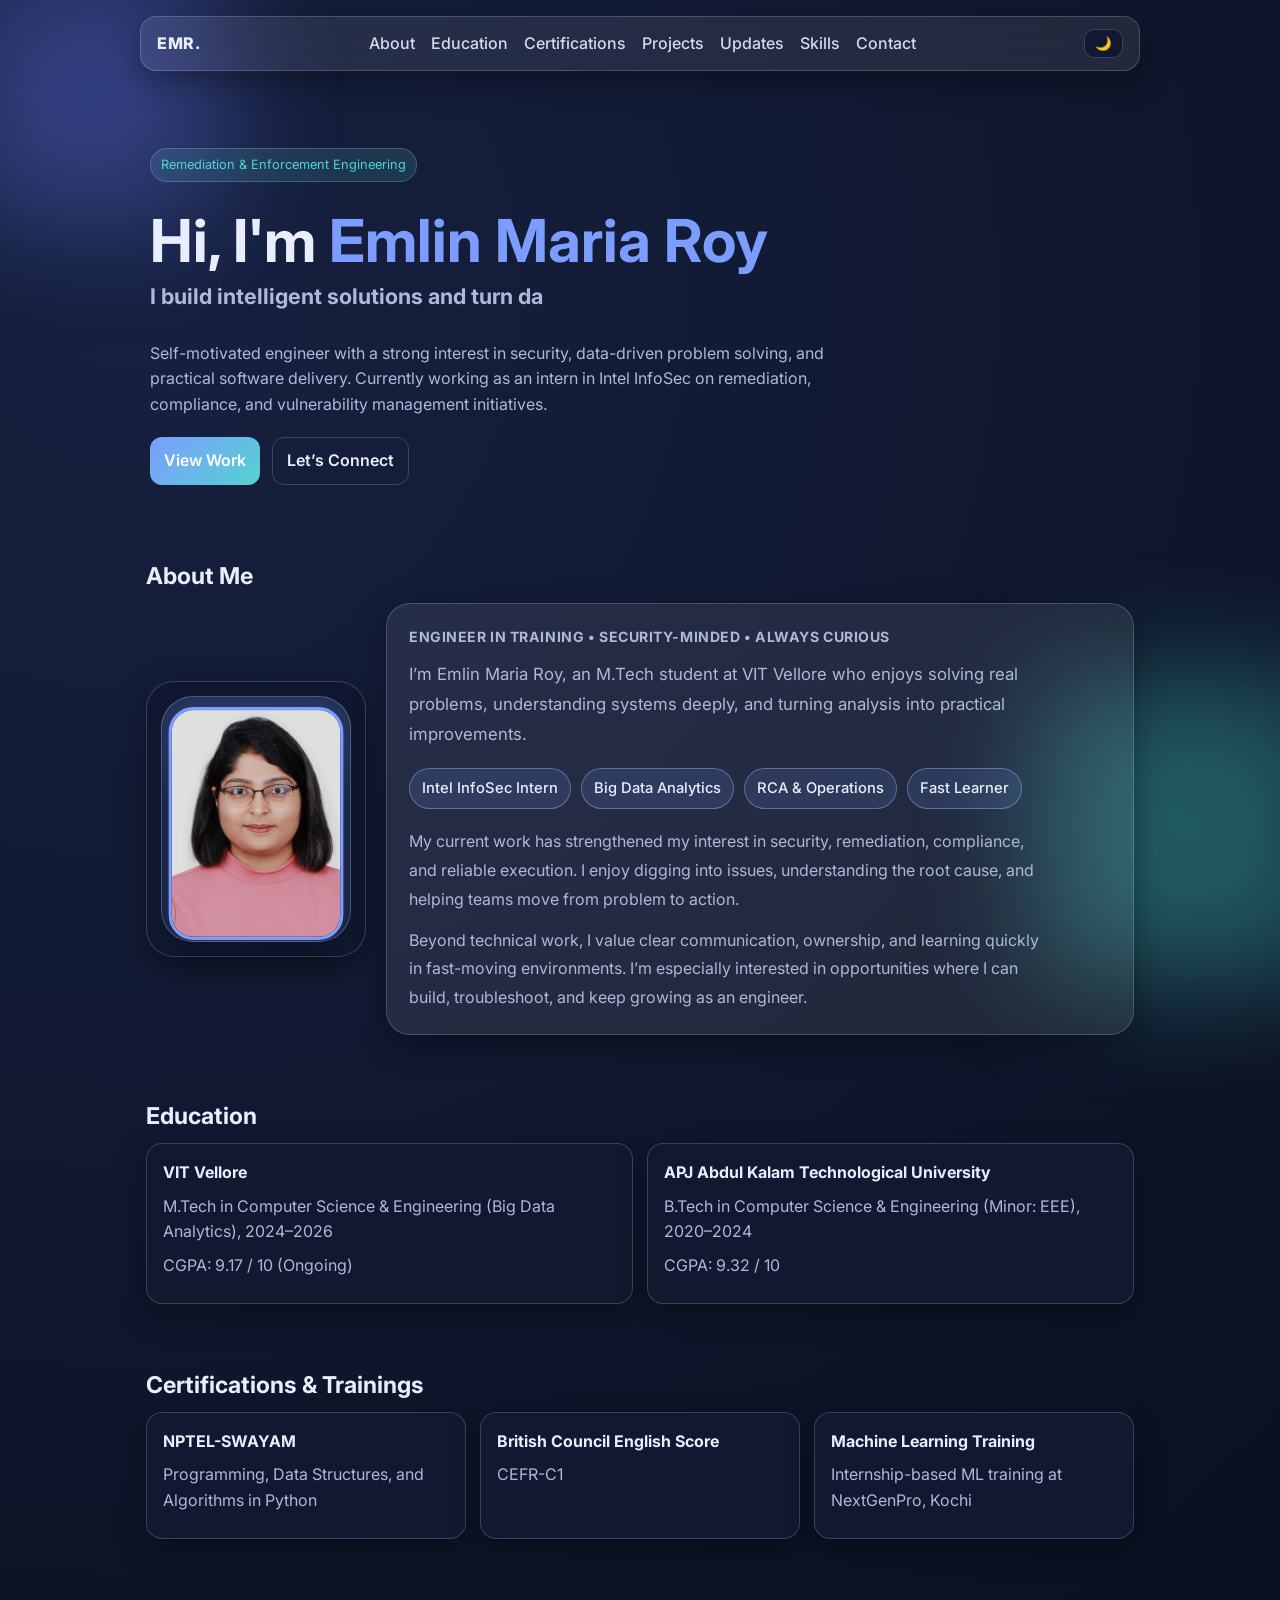
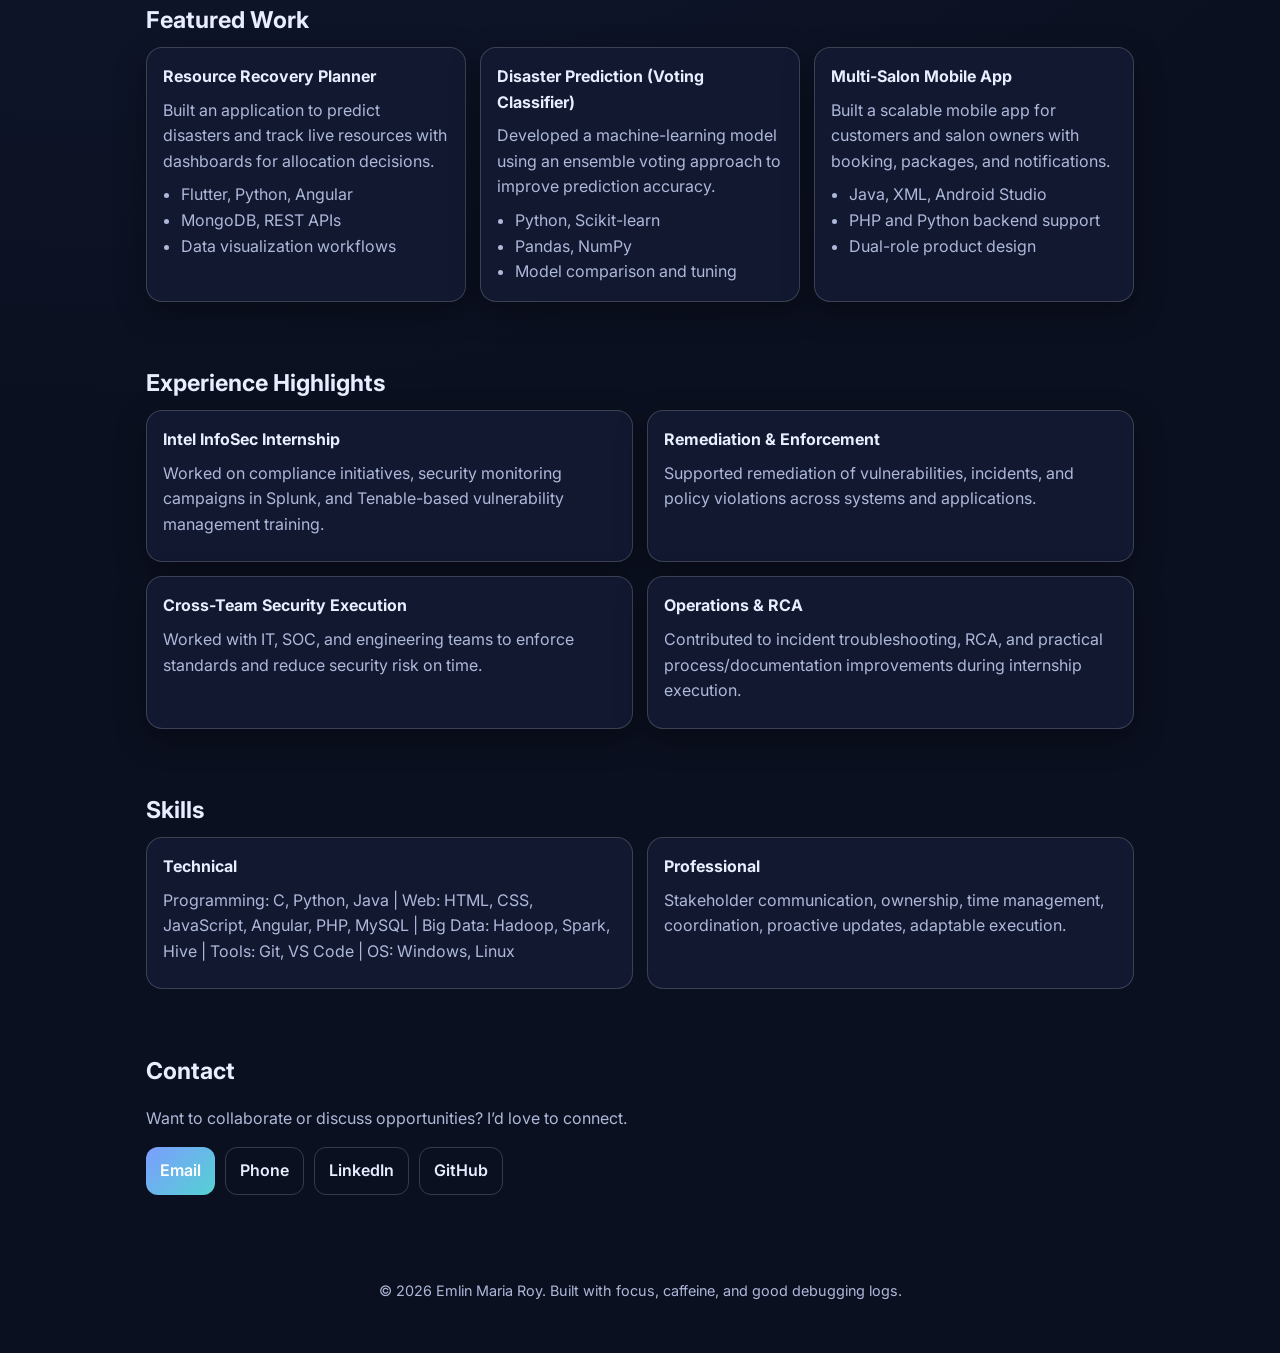
<file: index.html>
<!doctype html>
<html lang="en">
<head>
  <meta charset="UTF-8" />
  <meta name="viewport" content="width=device-width, initial-scale=1.0" />
  <title>Emlin Maria Roy | Portfolio</title>
  <meta name="description" content="Portfolio of Emlin Maria Roy — Remediation and Enforcement Engineer Intern focused on troubleshooting, RCA, and UI improvements." />
  <link rel="preconnect" href="https://fonts.googleapis.com">
  <link rel="preconnect" href="https://fonts.gstatic.com" crossorigin>
  <link href="https://fonts.googleapis.com/css2?family=Inter:wght@400;500;600;700;800&display=swap" rel="stylesheet">
  <link rel="stylesheet" href="styles.css" />
</head>
<body>
  <div class="bg-orb orb-1"></div>
  <div class="bg-orb orb-2"></div>

  <header class="nav glass">
    <div class="brand">EMR.</div>
    <nav>
      <a href="#about">About</a>
      <a href="#education">Education</a>
      <a href="#certifications">Certifications</a>
      <a href="#projects">Projects</a>
      <a href="#updates">Updates</a>
      <a href="#skills">Skills</a>
      <a href="#contact">Contact</a>
    </nav>
    <button id="themeToggle" aria-label="Toggle theme">🌙</button>
  </header>

  <main>
    <section class="hero reveal">
      <div class="hero-layout">
        <div class="hero-copy">
          <p class="tag">Remediation & Enforcement Engineering</p>
          <h1>Hi, I'm <span class="accent">Emlin Maria Roy</span></h1>
          <h2 id="typing">I solve problems, run RCA, and ship practical improvements.</h2>
          <p class="subtext">
            Self-motivated engineer with a strong interest in security, data-driven problem solving,
            and practical software delivery. Currently working as an intern in Intel InfoSec on
            remediation, compliance, and vulnerability management initiatives.
          </p>
          <div class="hero-actions">
            <a class="btn primary" href="#projects">View Work</a>
            <a class="btn ghost" href="#contact">Let’s Connect</a>
          </div>
        </div>
        <div class="hero-visual hero-visual-main" aria-hidden="true">
          <figure class="profile-frame glass">
            <img src="profile.jpeg" alt="Emlin Maria Roy" class="profile-photo">
          </figure>
        </div>
      </div>
    </section>

    <section id="about" class="section reveal">
      <h3>About Me</h3>
      <div class="about-layout">
        <div class="about-photo-card glass">
          <figure class="profile-frame profile-frame-about">
            <img src="profile.jpeg" alt="Emlin Maria Roy" class="profile-photo about-photo">
          </figure>
        </div>
        <div class="about-copy glass about-panel">
          <p class="about-kicker">Engineer in training • Security-minded • Always curious</p>
          <p class="about-lead">
            I’m Emlin Maria Roy, an M.Tech student at VIT Vellore who enjoys solving real problems,
            understanding systems deeply, and turning analysis into practical improvements.
          </p>
          <div class="about-highlights" aria-label="About highlights">
            <span>Intel InfoSec Intern</span>
            <span>Big Data Analytics</span>
            <span>RCA & Operations</span>
            <span>Fast Learner</span>
          </div>
          <div class="about-text">
            <p>
              My current work has strengthened my interest in security, remediation, compliance,
              and reliable execution. I enjoy digging into issues, understanding the root cause,
              and helping teams move from problem to action.
            </p>
            <p>
              Beyond technical work, I value clear communication, ownership, and learning quickly in
              fast-moving environments. I’m especially interested in opportunities where I can build,
              troubleshoot, and keep growing as an engineer.
            </p>
          </div>
        </div>
      </div>
    </section>

    <section id="education" class="section reveal">
      <h3>Education</h3>
      <div class="grid cards-2">
        <article class="card glass">
          <h4>VIT Vellore</h4>
          <p>M.Tech in Computer Science & Engineering (Big Data Analytics), 2024–2026</p>
          <p>CGPA: 9.17 / 10 (Ongoing)</p>
        </article>
        <article class="card glass">
          <h4>APJ Abdul Kalam Technological University</h4>
          <p>B.Tech in Computer Science & Engineering (Minor: EEE), 2020–2024</p>
          <p>CGPA: 9.32 / 10</p>
        </article>
      </div>
    </section>

    <section id="certifications" class="section reveal">
      <h3>Certifications & Trainings</h3>
      <div class="grid cards-3">
        <article class="card glass">
          <h4>NPTEL-SWAYAM</h4>
          <p>Programming, Data Structures, and Algorithms in Python</p>
        </article>
        <article class="card glass">
          <h4>British Council English Score</h4>
          <p>CEFR-C1</p>
        </article>
        <article class="card glass">
          <h4>Machine Learning Training</h4>
          <p>Internship-based ML training at NextGenPro, Kochi</p>
        </article>
      </div>
    </section>

    <section id="projects" class="section reveal">
      <h3>Featured Work</h3>
      <div class="grid cards-3">
        <article class="card glass">
          <h4>Resource Recovery Planner</h4>
          <p>Built an application to predict disasters and track live resources with dashboards for allocation decisions.</p>
          <ul>
            <li>Flutter, Python, Angular</li>
            <li>MongoDB, REST APIs</li>
            <li>Data visualization workflows</li>
          </ul>
        </article>
        <article class="card glass">
          <h4>Disaster Prediction (Voting Classifier)</h4>
          <p>Developed a machine-learning model using an ensemble voting approach to improve prediction accuracy.</p>
          <ul>
            <li>Python, Scikit-learn</li>
            <li>Pandas, NumPy</li>
            <li>Model comparison and tuning</li>
          </ul>
        </article>
        <article class="card glass">
          <h4>Multi-Salon Mobile App</h4>
          <p>Built a scalable mobile app for customers and salon owners with booking, packages, and notifications.</p>
          <ul>
            <li>Java, XML, Android Studio</li>
            <li>PHP and Python backend support</li>
            <li>Dual-role product design</li>
          </ul>
        </article>
      </div>
    </section>

    <section id="updates" class="section reveal">
      <h3>Experience Highlights</h3>
      <div class="grid cards-2">
        <article class="card glass">
          <h4>Intel InfoSec Internship</h4>
          <p>Worked on compliance initiatives, security monitoring campaigns in Splunk, and Tenable-based vulnerability management training.</p>
        </article>
        <article class="card glass">
          <h4>Remediation & Enforcement</h4>
          <p>Supported remediation of vulnerabilities, incidents, and policy violations across systems and applications.</p>
        </article>
        <article class="card glass">
          <h4>Cross-Team Security Execution</h4>
          <p>Worked with IT, SOC, and engineering teams to enforce standards and reduce security risk on time.</p>
        </article>
        <article class="card glass">
          <h4>Operations & RCA</h4>
          <p>Contributed to incident troubleshooting, RCA, and practical process/documentation improvements during internship execution.</p>
        </article>
      </div>
    </section>

    <section id="skills" class="section reveal">
      <h3>Skills</h3>
      <div class="grid cards-2">
        <article class="card">
          <h4>Technical</h4>
          <p>Programming: C, Python, Java | Web: HTML, CSS, JavaScript, Angular, PHP, MySQL | Big Data: Hadoop, Spark, Hive | Tools: Git, VS Code | OS: Windows, Linux</p>
        </article>
        <article class="card">
          <h4>Professional</h4>
          <p>Stakeholder communication, ownership, time management, coordination, proactive updates, adaptable execution.</p>
        </article>
      </div>
    </section>

    <section id="contact" class="section reveal">
      <h3>Contact</h3>
      <p>Want to collaborate or discuss opportunities? I’d love to connect.</p>
      <div class="contact-links">
        <a class="btn primary" href="mailto:emlinmariaroy@gmail.com">Email</a>
        <a class="btn ghost" href="tel:+918848543301">Phone</a>
        <a class="btn ghost" href="https://www.linkedin.com/in/emlin-maria-roy-9880701bb" target="_blank" rel="noreferrer">LinkedIn</a>
        <a class="btn ghost" href="https://github.com/EmlinMariaRoy" target="_blank" rel="noreferrer">GitHub</a>
      </div>
    </section>
  </main>

  <footer>
    <p>© <span id="year"></span> Emlin Maria Roy. Built with focus, caffeine, and good debugging logs.</p>
  </footer>

  <script src="script.js"></script>
</body>
</html>
</file>
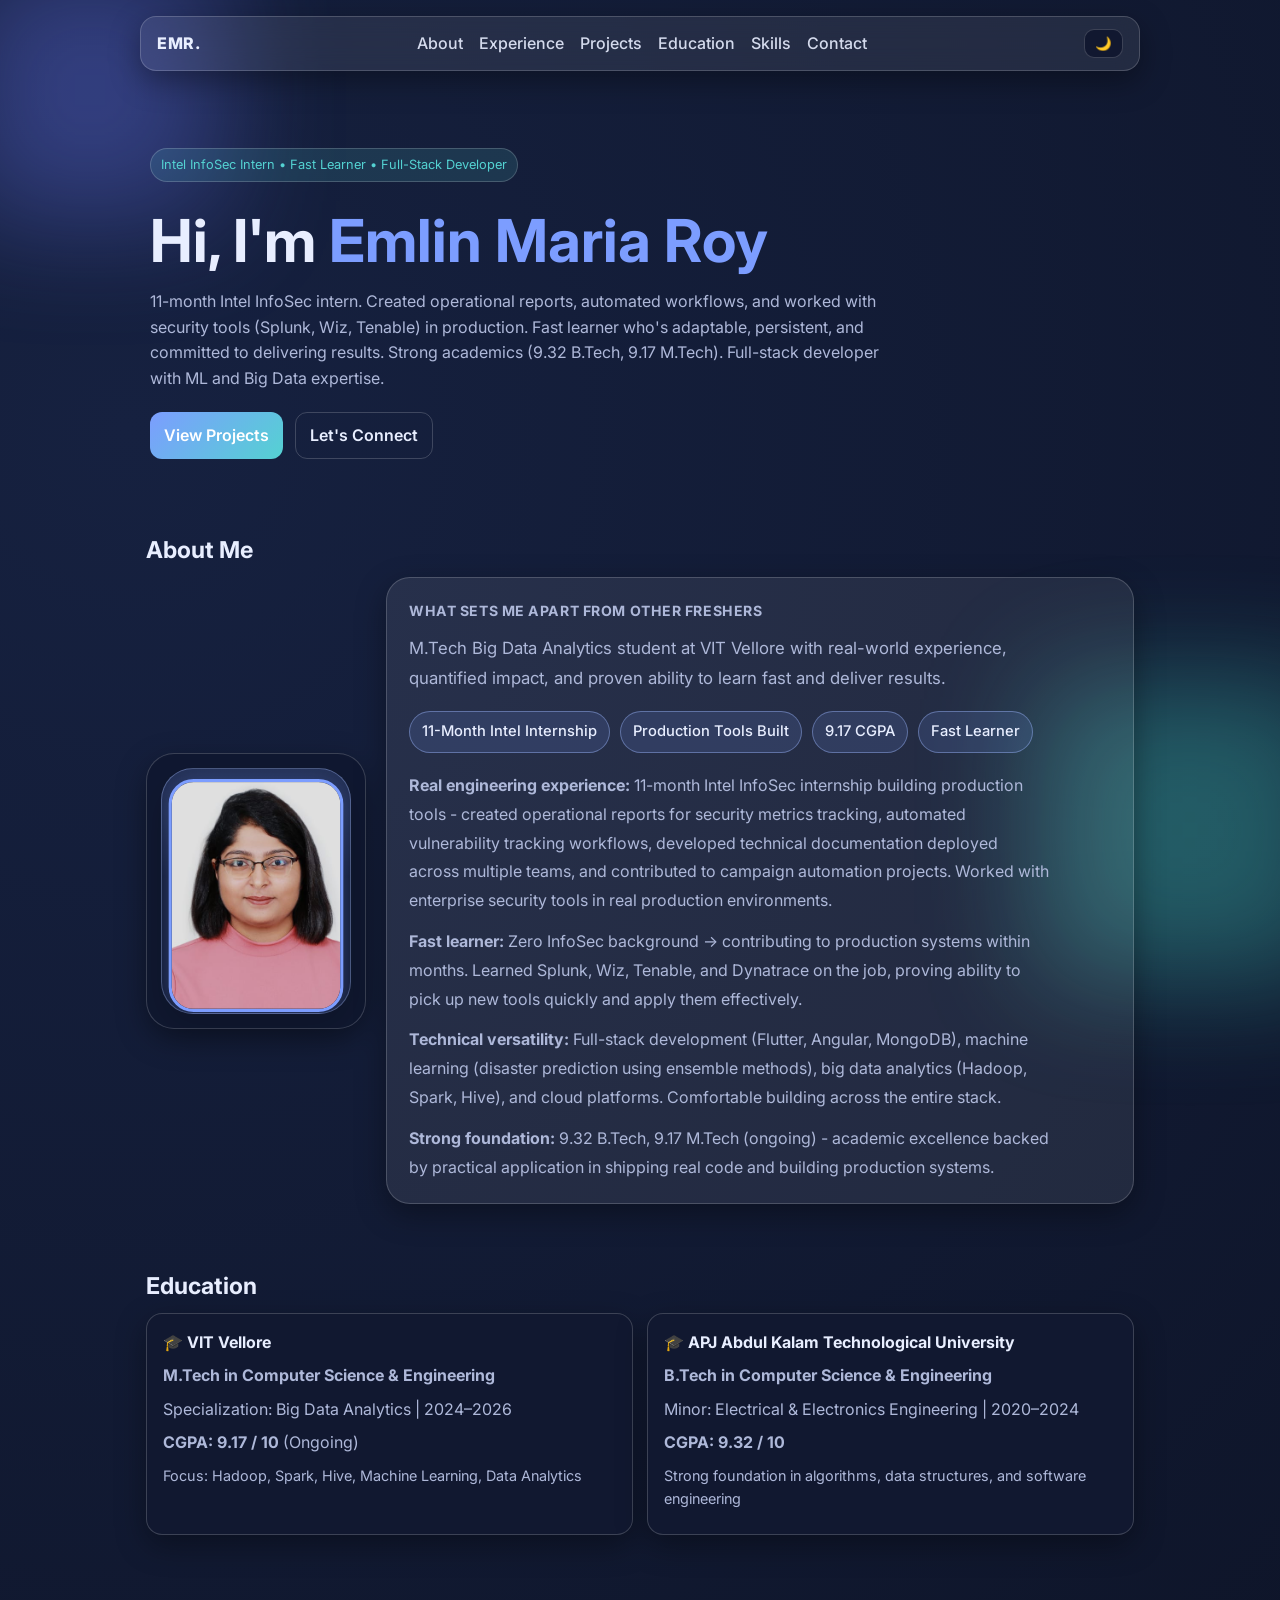
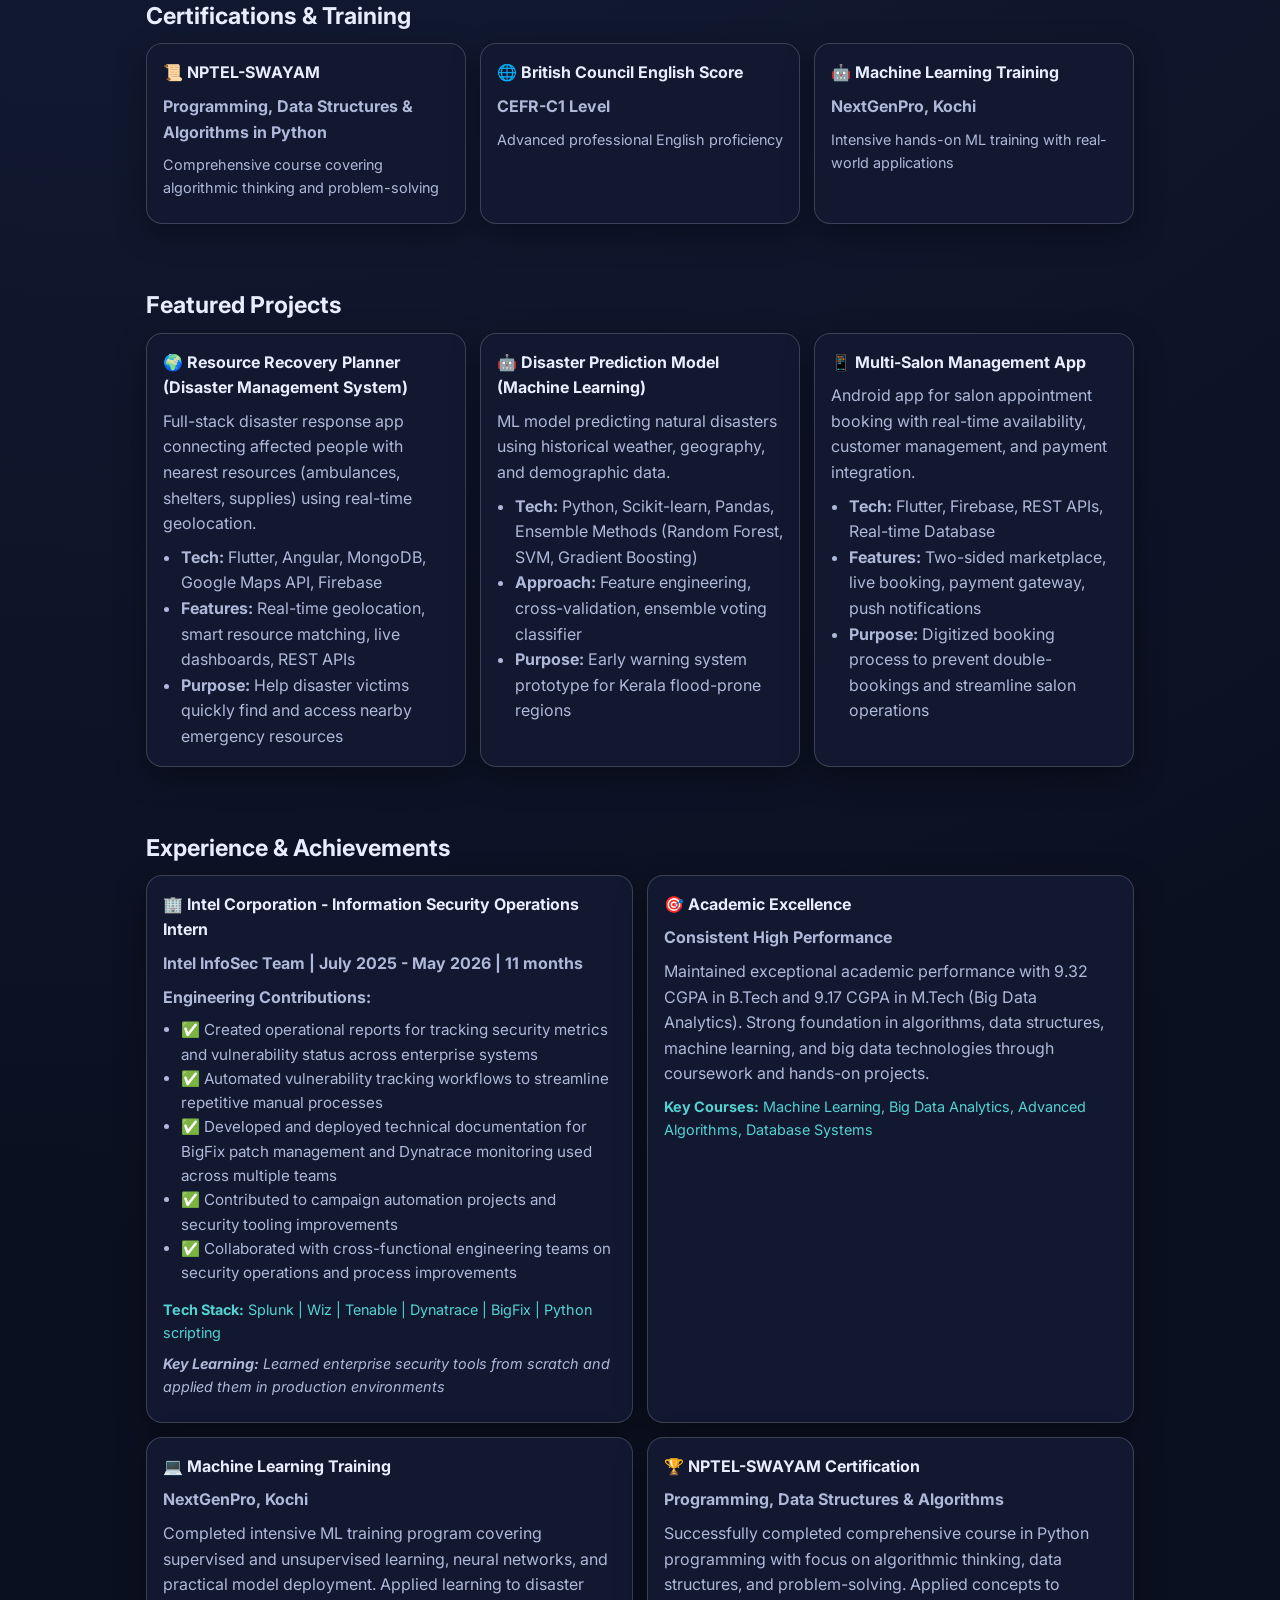
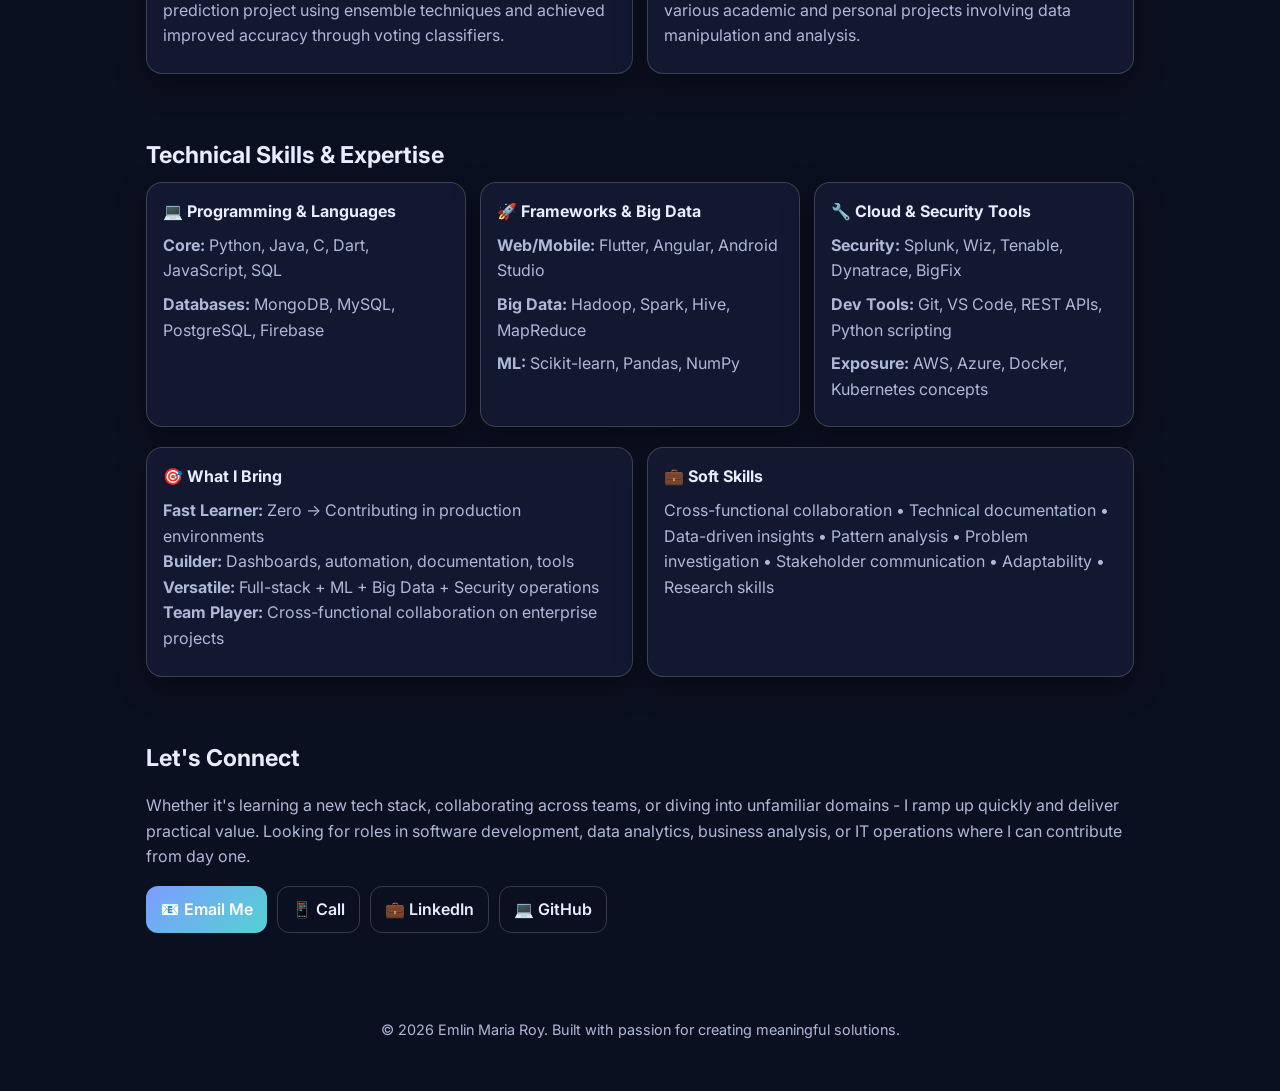
<file: index_balanced.html>
<!doctype html>
<html lang="en">
<head>
  <meta charset="UTF-8" />
  <meta name="viewport" content="width=device-width, initial-scale=1.0" />
  <title>Emlin Maria Roy | Intel Intern • Full-Stack Developer • M.Tech Student</title>
  <meta name="description" content="M.Tech student with 11-month Intel InfoSec internship. Built dashboards, automated workflows, created documentation. Full-stack developer with ML & Big Data expertise. 9.17 CGPA." />
  <link rel="preconnect" href="https://fonts.googleapis.com">
  <link rel="preconnect" href="https://fonts.gstatic.com" crossorigin>
  <link href="https://fonts.googleapis.com/css2?family=Inter:wght@400;500;600;700;800&display=swap" rel="stylesheet">
  <link rel="stylesheet" href="styles.css" />
</head>
<body>
  <div class="bg-orb orb-1"></div>
  <div class="bg-orb orb-2"></div>

  <header class="nav glass">
    <div class="brand">EMR.</div>
    <nav>
      <a href="#about">About</a>
      <a href="#experience">Experience</a>
      <a href="#projects">Projects</a>
      <a href="#education">Education</a>
      <a href="#skills">Skills</a>
      <a href="#contact">Contact</a>
    </nav>
    <button id="themeToggle" aria-label="Toggle theme">🌙</button>
  </header>

  <main>
    <section class="hero reveal">
      <div class="hero-layout">
        <div class="hero-copy">
          <p class="tag">Intel InfoSec Intern • Fast Learner • Full-Stack Developer</p>
          <h1>Hi, I'm <span class="accent">Emlin Maria Roy</span></h1>
          <p class="subtext">
            11-month Intel InfoSec intern. Created operational reports, automated workflows, and worked 
            with security tools (Splunk, Wiz, Tenable) in production. Fast learner who's adaptable, 
            persistent, and committed to delivering results. Strong academics (9.32 B.Tech, 9.17 M.Tech). 
            Full-stack developer with ML and Big Data expertise.
          </p>
          <div class="hero-actions">
            <a class="btn primary" href="#projects">View Projects</a>
            <a class="btn ghost" href="#contact">Let's Connect</a>
          </div>
        </div>
        <div class="hero-visual hero-visual-main" aria-hidden="true">
          <figure class="profile-frame glass">
            <img src="profile.jpeg" alt="Emlin Maria Roy" class="profile-photo">
          </figure>
        </div>
      </div>
    </section>

    <section id="about" class="section reveal">
      <h3>About Me</h3>
      <div class="about-layout">
        <div class="about-photo-card glass">
          <figure class="profile-frame profile-frame-about">
            <img src="profile.jpeg" alt="Emlin Maria Roy" class="profile-photo about-photo">
          </figure>
        </div>
        <div class="about-copy glass about-panel">
          <p class="about-kicker">What Sets Me Apart from Other Freshers</p>
          <p class="about-lead">
            M.Tech Big Data Analytics student at VIT Vellore with real-world experience, quantified impact, 
            and proven ability to learn fast and deliver results.
          </p>
          <div class="about-highlights" aria-label="About highlights">
            <span>11-Month Intel Internship</span>
            <span>Production Tools Built</span>
            <span>9.17 CGPA</span>
            <span>Fast Learner</span>
          </div>
          <div class="about-text">
            <p>
              <strong>Real engineering experience:</strong> 11-month Intel InfoSec internship building production tools - 
              created operational reports for security metrics tracking, automated vulnerability tracking workflows, 
              developed technical documentation deployed across multiple teams, and contributed to campaign automation projects. 
              Worked with enterprise security tools in real production environments.
            </p>
            <p>
              <strong>Fast learner:</strong> Zero InfoSec background → contributing to production systems within months. 
              Learned Splunk, Wiz, Tenable, and Dynatrace on the job, proving ability to pick up new tools quickly and 
              apply them effectively.
            </p>
            <p>
              <strong>Technical versatility:</strong> Full-stack development (Flutter, Angular, MongoDB), machine learning 
              (disaster prediction using ensemble methods), big data analytics (Hadoop, Spark, Hive), and cloud platforms. 
              Comfortable building across the entire stack.
            </p>
            <p>
              <strong>Strong foundation:</strong> 9.32 B.Tech, 9.17 M.Tech (ongoing) - academic excellence backed by 
              practical application in shipping real code and building production systems.
            </p>
          </div>
        </div>
      </div>
    </section>

    <section id="education" class="section reveal">
      <h3>Education</h3>
      <div class="grid cards-2">
        <article class="card glass">
          <h4>🎓 VIT Vellore</h4>
          <p><strong>M.Tech in Computer Science & Engineering</strong></p>
          <p>Specialization: Big Data Analytics | 2024–2026</p>
          <p><strong>CGPA: 9.17 / 10</strong> (Ongoing)</p>
          <p style="margin-top: 8px; font-size: 0.9em; color: var(--muted);">Focus: Hadoop, Spark, Hive, Machine Learning, Data Analytics</p>
        </article>
        <article class="card glass">
          <h4>🎓 APJ Abdul Kalam Technological University</h4>
          <p><strong>B.Tech in Computer Science & Engineering</strong></p>
          <p>Minor: Electrical & Electronics Engineering | 2020–2024</p>
          <p><strong>CGPA: 9.32 / 10</strong></p>
          <p style="margin-top: 8px; font-size: 0.9em; color: var(--muted);">Strong foundation in algorithms, data structures, and software engineering</p>
        </article>
      </div>
    </section>

    <section id="certifications" class="section reveal">
      <h3>Certifications & Training</h3>
      <div class="grid cards-3">
        <article class="card glass">
          <h4>📜 NPTEL-SWAYAM</h4>
          <p><strong>Programming, Data Structures & Algorithms in Python</strong></p>
          <p style="margin-top: 8px; font-size: 0.9em; color: var(--muted);">Comprehensive course covering algorithmic thinking and problem-solving</p>
        </article>
        <article class="card glass">
          <h4>🌐 British Council English Score</h4>
          <p><strong>CEFR-C1 Level</strong></p>
          <p style="margin-top: 8px; font-size: 0.9em; color: var(--muted);">Advanced professional English proficiency</p>
        </article>
        <article class="card glass">
          <h4>🤖 Machine Learning Training</h4>
          <p><strong>NextGenPro, Kochi</strong></p>
          <p style="margin-top: 8px; font-size: 0.9em; color: var(--muted);">Intensive hands-on ML training with real-world applications</p>
        </article>
      </div>
    </section>

    <section id="projects" class="section reveal">
      <h3>Featured Projects</h3>
      <div class="grid cards-3">
        <article class="card glass">
          <h4>🌍 Resource Recovery Planner (Disaster Management System)</h4>
          <p>Full-stack disaster response app connecting affected people with nearest resources (ambulances, shelters, supplies) using real-time geolocation.</p>
          <ul>
            <li><strong>Tech:</strong> Flutter, Angular, MongoDB, Google Maps API, Firebase</li>
            <li><strong>Features:</strong> Real-time geolocation, smart resource matching, live dashboards, REST APIs</li>
            <li><strong>Purpose:</strong> Help disaster victims quickly find and access nearby emergency resources</li>
          </ul>
        </article>
        <article class="card glass">
          <h4>🤖 Disaster Prediction Model (Machine Learning)</h4>
          <p>ML model predicting natural disasters using historical weather, geography, and demographic data.</p>
          <ul>
            <li><strong>Tech:</strong> Python, Scikit-learn, Pandas, Ensemble Methods (Random Forest, SVM, Gradient Boosting)</li>
            <li><strong>Approach:</strong> Feature engineering, cross-validation, ensemble voting classifier</li>
            <li><strong>Purpose:</strong> Early warning system prototype for Kerala flood-prone regions</li>
          </ul>
        </article>
        <article class="card glass">
          <h4>📱 Multi-Salon Management App</h4>
          <p>Android app for salon appointment booking with real-time availability, customer management, and payment integration.</p>
          <ul>
            <li><strong>Tech:</strong> Flutter, Firebase, REST APIs, Real-time Database</li>
            <li><strong>Features:</strong> Two-sided marketplace, live booking, payment gateway, push notifications</li>
            <li><strong>Purpose:</strong> Digitized booking process to prevent double-bookings and streamline salon operations</li>
          </ul>
        </article>
      </div>
    </section>

    <section id="experience" class="section reveal">
      <h3>Experience & Achievements</h3>
      <div class="grid cards-2">
        <article class="card glass">
          <h4>🏢 Intel Corporation - Information Security Operations Intern</h4>
          <p><strong>Intel InfoSec Team | July 2025 - May 2026 | 11 months</strong></p>
          <p><strong>Engineering Contributions:</strong></p>
          <ul style="margin-top: 8px; font-size: 0.95em; line-height: 1.6;">
            <li>✅ Created operational reports for tracking security metrics and vulnerability status across enterprise systems</li>
            <li>✅ Automated vulnerability tracking workflows to streamline repetitive manual processes</li>
            <li>✅ Developed and deployed technical documentation for BigFix patch management and Dynatrace monitoring used across multiple teams</li>
            <li>✅ Contributed to campaign automation projects and security tooling improvements</li>
            <li>✅ Collaborated with cross-functional engineering teams on security operations and process improvements</li>
          </ul>
          <p style="margin-top: 12px; font-size: 0.9em; color: var(--accent-2);"><strong>Tech Stack:</strong> Splunk | Wiz | Tenable | Dynatrace | BigFix | Python scripting</p>
          <p style="margin-top: 8px; font-size: 0.9em; font-style: italic;"><strong>Key Learning:</strong> Learned enterprise security tools from scratch and applied them in production environments</p>
        </article>
        <article class="card glass">
          <h4>🎯 Academic Excellence</h4>
          <p><strong>Consistent High Performance</strong></p>
          <p>Maintained exceptional academic performance with 9.32 CGPA in B.Tech and 9.17 CGPA in M.Tech (Big Data Analytics). Strong foundation in algorithms, data structures, machine learning, and big data technologies through coursework and hands-on projects.</p>
          <p style="margin-top: 8px; font-size: 0.9em; color: var(--accent-2);"><strong>Key Courses:</strong> Machine Learning, Big Data Analytics, Advanced Algorithms, Database Systems</p>
        </article>
        <article class="card glass">
          <h4>💻 Machine Learning Training</h4>
          <p><strong>NextGenPro, Kochi</strong></p>
          <p>Completed intensive ML training program covering supervised and unsupervised learning, neural networks, and practical model deployment. Applied learning to disaster prediction project using ensemble techniques and achieved improved accuracy through voting classifiers.</p>
        </article>
        <article class="card glass">
          <h4>🏆 NPTEL-SWAYAM Certification</h4>
          <p><strong>Programming, Data Structures & Algorithms</strong></p>
          <p>Successfully completed comprehensive course in Python programming with focus on algorithmic thinking, data structures, and problem-solving. Applied concepts to various academic and personal projects involving data manipulation and analysis.</p>
        </article>
      </div>
    </section>

    <section id="skills" class="section reveal">
      <h3>Technical Skills & Expertise</h3>
      <div class="grid cards-3">
        <article class="card glass">
          <h4>💻 Programming & Languages</h4>
          <p><strong>Core:</strong> Python, Java, C, Dart, JavaScript, SQL</p>
          <p><strong>Databases:</strong> MongoDB, MySQL, PostgreSQL, Firebase</p>
        </article>
        <article class="card glass">
          <h4>🚀 Frameworks & Big Data</h4>
          <p><strong>Web/Mobile:</strong> Flutter, Angular, Android Studio</p>
          <p><strong>Big Data:</strong> Hadoop, Spark, Hive, MapReduce</p>
          <p><strong>ML:</strong> Scikit-learn, Pandas, NumPy</p>
        </article>
        <article class="card glass">
          <h4>🔧 Cloud & Security Tools</h4>
          <p><strong>Security:</strong> Splunk, Wiz, Tenable, Dynatrace, BigFix</p>
          <p><strong>Dev Tools:</strong> Git, VS Code, REST APIs, Python scripting</p>
          <p><strong>Exposure:</strong> AWS, Azure, Docker, Kubernetes concepts</p>
        </article>
      </div>
      <div class="grid cards-2" style="margin-top: 20px;">
        <article class="card glass">
          <h4>🎯 What I Bring</h4>
          <p><strong>Fast Learner:</strong> Zero → Contributing in production environments<br>
          <strong>Builder:</strong> Dashboards, automation, documentation, tools<br>
          <strong>Versatile:</strong> Full-stack + ML + Big Data + Security operations<br>
          <strong>Team Player:</strong> Cross-functional collaboration on enterprise projects</p>
        </article>
        <article class="card glass">
          <h4>💼 Soft Skills</h4>
          <p>Cross-functional collaboration • Technical documentation • Data-driven insights • Pattern analysis • Problem investigation • Stakeholder communication • Adaptability • Research skills</p>
        </article>
      </div>
    </section>

    <section id="contact" class="section reveal">
      <h3>Let's Connect</h3>
      <p>Whether it's learning a new tech stack, collaborating across teams, or diving into unfamiliar domains - I ramp up quickly and deliver practical value. Looking for roles in software development, data analytics, business analysis, or IT operations where I can contribute from day one.</p>
      <div class="contact-links">
        <a class="btn primary" href="mailto:emlinmariaroy@gmail.com">📧 Email Me</a>
        <a class="btn ghost" href="tel:+918848543301">📱 Call</a>
        <a class="btn ghost" href="https://www.linkedin.com/in/emlin-maria-roy-9880701bb" target="_blank" rel="noreferrer">💼 LinkedIn</a>
        <a class="btn ghost" href="https://github.com/EmlinMariaRoy" target="_blank" rel="noreferrer">💻 GitHub</a>
      </div>
    </section>
  </main>

  <footer>
    <p>© <span id="year"></span> Emlin Maria Roy. Built with passion for creating meaningful solutions.</p>
  </footer>

  <script src="script.js"></script>
</body>
</html>
</file>
<file: styles.css>
:root {
  --bg: #0b1020;
  --surface: #111830;
  --text: #e8eeff;
  --muted: #aeb8d9;
  --accent: #7c9dff;
  --accent-2: #54d2d2;
  --glass: rgba(255, 255, 255, 0.08);
  --border: rgba(255, 255, 255, 0.18);
  --shadow: 0 10px 30px rgba(0, 0, 0, 0.35);
}

body.light {
  --bg: #f5f8ff;
  --surface: #ffffff;
  --text: #1a1f36;
  --muted: #5b6482;
  --accent: #4a67d6;
  --accent-2: #0fa4af;
  --glass: rgba(255, 255, 255, 0.75);
  --border: rgba(95, 108, 154, 0.25);
  --shadow: 0 10px 24px rgba(66, 86, 140, 0.18);
}

* { box-sizing: border-box; }
html, body { margin: 0; padding: 0; }
body {
  font-family: "Inter", system-ui, -apple-system, Segoe UI, Roboto, Arial, sans-serif;
  background: radial-gradient(circle at 10% 10%, #162140 0%, var(--bg) 60%);
  color: var(--text);
  line-height: 1.6;
  overflow-x: hidden;
}

.bg-orb {
  position: fixed;
  filter: blur(60px);
  opacity: .35;
  pointer-events: none;
  z-index: 0;
}
.orb-1 {
  width: 260px; height: 260px;
  background: #6d7cff;
  top: -40px; left: -40px;
}
.orb-2 {
  width: 300px; height: 300px;
  background: #46d9c8;
  bottom: -80px; right: -60px;
}

.nav {
  position: sticky;
  top: 16px;
  margin: 16px auto;
  width: min(1000px, calc(100% - 32px));
  z-index: 10;
  display: flex;
  align-items: center;
  justify-content: space-between;
  padding: 12px 16px;
  border-radius: 16px;
  backdrop-filter: blur(12px);
}

.glass {
  background: var(--glass);
  border: 1px solid var(--border);
  box-shadow: var(--shadow);
}

.brand { font-weight: 800; letter-spacing: .5px; }
nav { display: flex; gap: 16px; }
nav a {
  color: var(--text);
  text-decoration: none;
  font-weight: 500;
  opacity: .9;
}
nav a:hover { opacity: 1; color: var(--accent-2); }

#themeToggle {
  border: 1px solid var(--border);
  background: var(--surface);
  color: var(--text);
  border-radius: 10px;
  padding: 6px 10px;
  cursor: pointer;
}

main {
  position: relative;
  z-index: 1;
  width: min(1000px, calc(100% - 32px));
  margin: 12px auto 40px;
}

.hero {
  padding: 48px 10px 20px;
}
.hero-layout {
  display: grid;
  gap: 28px;
  align-items: center;
}
.hero-copy {
  min-width: 0;
}
.hero-visual {
  display: flex;
}
.hero-visual-main {
  justify-content: center;
  display: none;
}
.profile-frame {
  margin: 0;
  padding: 10px;
  border-radius: 999px;
  background: color-mix(in oklab, var(--surface) 82%, transparent);
  border: 1px solid var(--border);
}
.profile-photo {
  width: 170px;
  height: 170px;
  border-radius: 50%;
  object-fit: cover;
  object-position: top;
  border: 3px solid var(--accent);
  box-shadow: 0 4px 24px color-mix(in oklab, var(--accent) 30%, transparent);
  display: block;
}
.tag {
  display: inline-block;
  font-size: 0.8rem;
  color: var(--accent-2);
  background: color-mix(in oklab, var(--accent-2) 14%, transparent);
  border: 1px solid var(--border);
  padding: 6px 10px;
  border-radius: 999px;
}
h1 {
  font-size: clamp(2rem, 5vw, 3.7rem);
  margin: 12px 0 4px;
  line-height: 1.15;
}
.accent { color: var(--accent); }
h2 {
  margin: 0;
  color: var(--muted);
  font-size: clamp(1rem, 2.5vw, 1.35rem);
  min-height: 2.2em;
}
.subtext {
  max-width: 740px;
  margin-top: 14px;
  color: var(--muted);
}
.about-layout {
  display: grid;
  grid-template-columns: minmax(0, 220px) minmax(0, 1fr);
  gap: 20px;
  align-items: center;
}
.about-photo-card {
  display: flex;
  justify-content: center;
  align-items: center;
  border-radius: 28px;
  padding: 14px;
  background: color-mix(in oklab, var(--surface) 88%, transparent);
  border: 1px solid var(--border);
  box-shadow: var(--shadow);
}
.profile-frame-about {
  width: 100%;
  max-width: 210px;
  padding: 10px;
  border: 1px solid color-mix(in oklab, var(--accent) 24%, var(--border));
  border-radius: 32px;
  background: linear-gradient(180deg, color-mix(in oklab, var(--accent) 18%, transparent), transparent 45%);
  box-shadow: 0 14px 34px rgba(0, 0, 0, 0.18);
  overflow: hidden;
}
.about-photo {
  width: 100%;
  height: auto;
  aspect-ratio: 3 / 4;
  border-radius: 24px;
  object-fit: cover;
  object-position: center 12%;
  transform: scale(1.04);
  transform-origin: center top;
}
.about-copy {
  max-width: 100%;
}
.about-panel {
  border-radius: 24px;
  padding: 22px;
}
.about-kicker {
  margin: 0 0 10px;
  color: var(--accent-2);
  font-size: 0.88rem;
  font-weight: 700;
  letter-spacing: 0.04em;
  text-transform: uppercase;
}
.about-lead {
  margin: 0;
  font-size: 1.05rem;
  line-height: 1.8;
  color: var(--text);
  max-width: 60ch;
}
.about-highlights {
  display: flex;
  flex-wrap: wrap;
  gap: 10px;
  margin: 18px 0;
}
.about-highlights span {
  display: inline-flex;
  align-items: center;
  padding: 8px 12px;
  border-radius: 999px;
  background: color-mix(in oklab, var(--accent) 14%, transparent);
  border: 1px solid color-mix(in oklab, var(--accent) 30%, var(--border));
  color: var(--text);
  font-size: 0.92rem;
  font-weight: 500;
}
.about-text {
  display: grid;
  gap: 12px;
  max-width: 64ch;
}
.about-text p {
  margin: 0;
  color: var(--muted);
  line-height: 1.8;
  text-align: left;
  text-wrap: pretty;
}

.hero-actions {
  display: flex;
  gap: 12px;
  margin-top: 20px;
}
.btn {
  display: inline-flex;
  align-items: center;
  justify-content: center;
  text-decoration: none;
  font-weight: 600;
  border-radius: 12px;
  padding: 10px 14px;
  border: 1px solid var(--border);
  transition: transform .2s ease, box-shadow .2s ease;
}
.btn:hover {
  transform: translateY(-2px);
  box-shadow: var(--shadow);
}
.btn.primary {
  background: linear-gradient(135deg, var(--accent), var(--accent-2));
  color: white;
  border: none;
}
.btn.ghost {
  color: var(--text);
  background: transparent;
}

.stats {
  margin-top: 24px;
  display: grid;
  grid-template-columns: repeat(3, 1fr);
  gap: 12px;
}
.stats div {
  background: var(--surface);
  border: 1px solid var(--border);
  border-radius: 14px;
  padding: 14px;
}
.stats strong {
  display: block;
  font-size: 1.4rem;
}
.stats span {
  color: var(--muted);
  font-size: .9rem;
}

.section { padding: 30px 6px 10px; }
.section h3 {
  font-size: 1.45rem;
  margin-bottom: 8px;
}
.section p { color: var(--muted); }

.grid {
  display: grid;
  gap: 14px;
}
.cards-3 { grid-template-columns: repeat(3, 1fr); }
.cards-2 { grid-template-columns: repeat(2, 1fr); }

.card {
  background: var(--surface);
  border: 1px solid var(--border);
  border-radius: 16px;
  padding: 16px;
}
.card h4 { margin: 0 0 8px; }
.card p { margin: 0 0 8px; }
.card ul {
  margin: 0;
  padding-left: 18px;
  color: var(--muted);
}

.contact-links {
  display: flex;
  gap: 10px;
  flex-wrap: wrap;
  margin-top: 8px;
}

footer {
  position: relative;
  z-index: 1;
  text-align: center;
  color: var(--muted);
  padding: 20px 10px 36px;
  font-size: .9rem;
}

.reveal {
  opacity: 0;
  transform: translateY(18px);
  transition: opacity .6s ease, transform .6s ease;
}
.reveal.show {
  opacity: 1;
  transform: translateY(0);
}

@media (max-width: 900px) {
  .cards-3 { grid-template-columns: 1fr; }
  .cards-2 { grid-template-columns: 1fr; }
  .stats { grid-template-columns: 1fr; }
  .about-layout { grid-template-columns: 1fr; }
  .about-photo-card {
    justify-content: flex-start;
    max-width: 280px;
  }
  .about-copy p {
    text-align: left;
  }
  .hero-layout {
    grid-template-columns: 1fr;
  }
  .hero-copy {
    text-align: left;
  }
  .hero-visual-main {
    justify-content: flex-start;
  }
  nav { display: none; }
}
</file>
